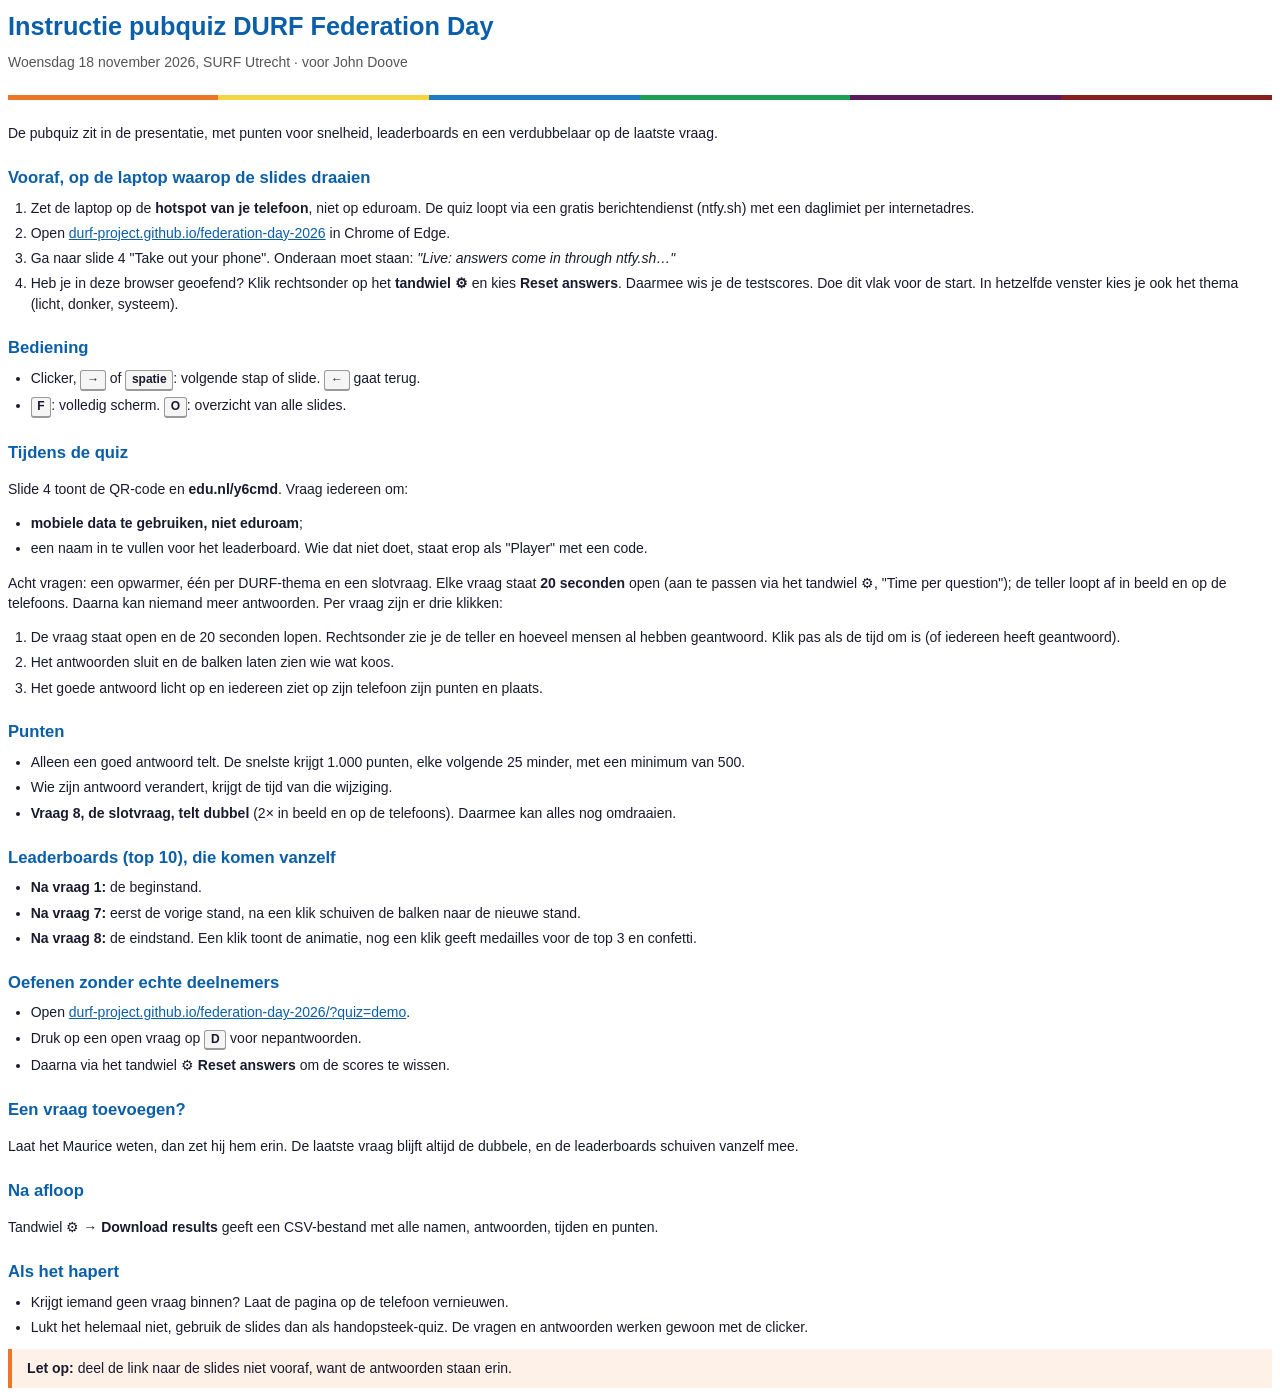
<file: docs/instructie-pubquiz.html>
<!doctype html>
<html lang="nl"><head><meta charset="utf-8"><title>Instructie pubquiz DURF Federation Day</title>
<style>
@page { size: A4; margin: 16mm 18mm; }
body { font-family: "Nunito Sans", "Segoe UI", Arial, sans-serif; font-size: 10.5pt; line-height: 1.45; color: #1a1a2e; }
h1 { font-size: 19pt; margin: 0 0 2mm; color: #0b5ea8; }
.sub { color: #555; margin: 0 0 6mm; }
.strip { height: 5px; margin-bottom: 6mm; background: linear-gradient(90deg,#EE7628 0 16.6%,#F4D63E 0 33.3%,#1A7CC1 0 50%,#1BA055 0 66.6%,#5C1A5C 0 83.3%,#87201E 0); }
h2 { font-size: 12.5pt; margin: 6mm 0 2mm; color: #0b5ea8; break-after: avoid; }
ol, ul { margin: 0 0 2mm; padding-left: 6mm; }
li { margin: 0 0 1.3mm; }
ul ul, ol ul { margin-top: 1mm; }
.key { display: inline-block; border: 1px solid #999; border-bottom-width: 2px; border-radius: 3px; padding: 0 1.5mm; font-size: 9pt; font-weight: 700; background: #f5f5f5; }
.box { border-left: 4px solid #EE7628; background: #fdf1e8; padding: 2.5mm 4mm; margin: 3mm 0; }
code { font-size: 9.5pt; background: #eef3f8; padding: 0 1mm; border-radius: 2px; }
a { color: #0b5ea8; }
section { break-inside: avoid; }
</style></head><body>
<h1>Instructie pubquiz DURF Federation Day</h1>
<p class="sub">Woensdag 18 november 2026, SURF Utrecht · voor John Doove</p>
<div class="strip"></div>

<p>De pubquiz zit in de presentatie, met punten voor snelheid, leaderboards en een verdubbelaar op de laatste vraag.</p>

<section>
<h2>Vooraf, op de laptop waarop de slides draaien</h2>
<ol>
<li>Zet de laptop op de <b>hotspot van je telefoon</b>, niet op eduroam. De quiz loopt via een gratis berichtendienst (ntfy.sh) met een daglimiet per internetadres.</li>
<li>Open <a href="https://durf-project.github.io/federation-day-2026/">durf-project.github.io/federation-day-2026</a> in Chrome of Edge.</li>
<li>Ga naar slide 4 "Take out your phone". Onderaan moet staan: <i>"Live: answers come in through ntfy.sh…"</i></li>
<li>Heb je in deze browser geoefend? Klik rechtsonder op het <b>tandwiel ⚙</b> en kies <b>Reset answers</b>. Daarmee wis je de testscores. Doe dit vlak voor de start. In hetzelfde venster kies je ook het thema (licht, donker, systeem).</li>
</ol>
</section>

<section>
<h2>Bediening</h2>
<ul>
<li>Clicker, <span class="key">→</span> of <span class="key">spatie</span>: volgende stap of slide. <span class="key">←</span> gaat terug.</li>
<li><span class="key">F</span>: volledig scherm. <span class="key">O</span>: overzicht van alle slides.</li>
</ul>
</section>

<section>
<h2>Tijdens de quiz</h2>
<p>Slide 4 toont de QR-code en <b>edu.nl/y6cmd</b>. Vraag iedereen om:</p>
<ul>
<li><b>mobiele data te gebruiken, niet eduroam</b>;</li>
<li>een naam in te vullen voor het leaderboard. Wie dat niet doet, staat erop als "Player" met een code.</li>
</ul>
<p>Acht vragen: een opwarmer, één per DURF-thema en een slotvraag. Elke vraag staat <b>20 seconden</b> open (aan te passen via het tandwiel ⚙, "Time per question"); de teller loopt af in beeld en op de telefoons. Daarna kan niemand meer antwoorden. Per vraag zijn er drie klikken:</p>
<ol>
<li>De vraag staat open en de 20 seconden lopen. Rechtsonder zie je de teller en hoeveel mensen al hebben geantwoord. Klik pas als de tijd om is (of iedereen heeft geantwoord).</li>
<li>Het antwoorden sluit en de balken laten zien wie wat koos.</li>
<li>Het goede antwoord licht op en iedereen ziet op zijn telefoon zijn punten en plaats.</li>
</ol>
</section>

<section>
<h2>Punten</h2>
<ul>
<li>Alleen een goed antwoord telt. De snelste krijgt 1.000 punten, elke volgende 25 minder, met een minimum van 500.</li>
<li>Wie zijn antwoord verandert, krijgt de tijd van die wijziging.</li>
<li><b>Vraag 8, de slotvraag, telt dubbel</b> (2× in beeld en op de telefoons). Daarmee kan alles nog omdraaien.</li>
</ul>
</section>

<section>
<h2>Leaderboards (top 10), die komen vanzelf</h2>
<ul>
<li><b>Na vraag 1:</b> de beginstand.</li>
<li><b>Na vraag 7:</b> eerst de vorige stand, na een klik schuiven de balken naar de nieuwe stand.</li>
<li><b>Na vraag 8:</b> de eindstand. Een klik toont de animatie, nog een klik geeft medailles voor de top 3 en confetti.</li>
</ul>
</section>

<section>
<h2>Oefenen zonder echte deelnemers</h2>
<ul>
<li>Open <a href="https://durf-project.github.io/federation-day-2026/?quiz=demo">durf-project.github.io/federation-day-2026/?quiz=demo</a>.</li>
<li>Druk op een open vraag op <span class="key">D</span> voor nepantwoorden.</li>
<li>Daarna via het tandwiel ⚙ <b>Reset answers</b> om de scores te wissen.</li>
</ul>
</section>

<section>
<h2>Een vraag toevoegen?</h2>
<p>Laat het Maurice weten, dan zet hij hem erin. De laatste vraag blijft altijd de dubbele, en de leaderboards schuiven vanzelf mee.</p>
</section>

<section>
<h2>Na afloop</h2>
<p>Tandwiel ⚙ → <b>Download results</b> geeft een CSV-bestand met alle namen, antwoorden, tijden en punten.</p>
</section>

<section>
<h2>Als het hapert</h2>
<ul>
<li>Krijgt iemand geen vraag binnen? Laat de pagina op de telefoon vernieuwen.</li>
<li>Lukt het helemaal niet, gebruik de slides dan als handopsteek-quiz. De vragen en antwoorden werken gewoon met de clicker.</li>
</ul>
</section>

<div class="box"><b>Let op:</b> deel de link naar de slides niet vooraf, want de antwoorden staan erin.</div>
</body></html>
</file>
